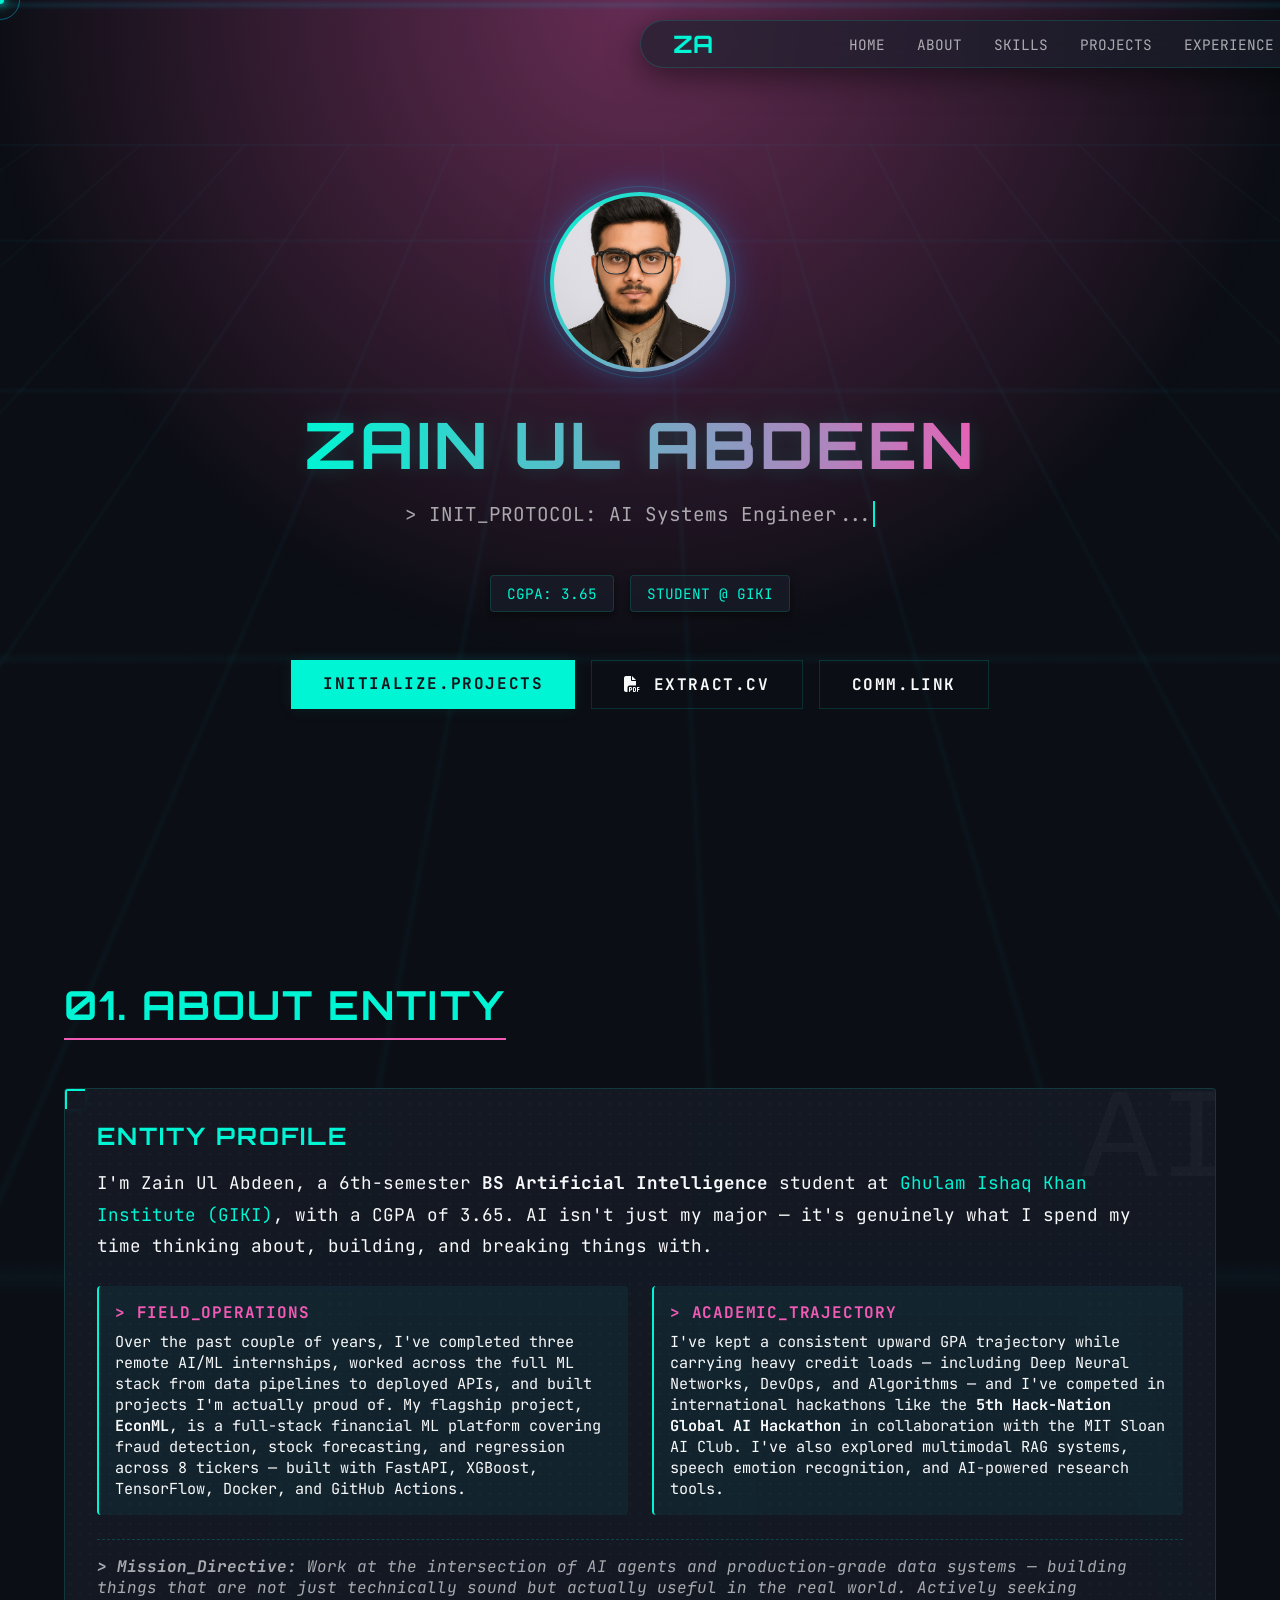
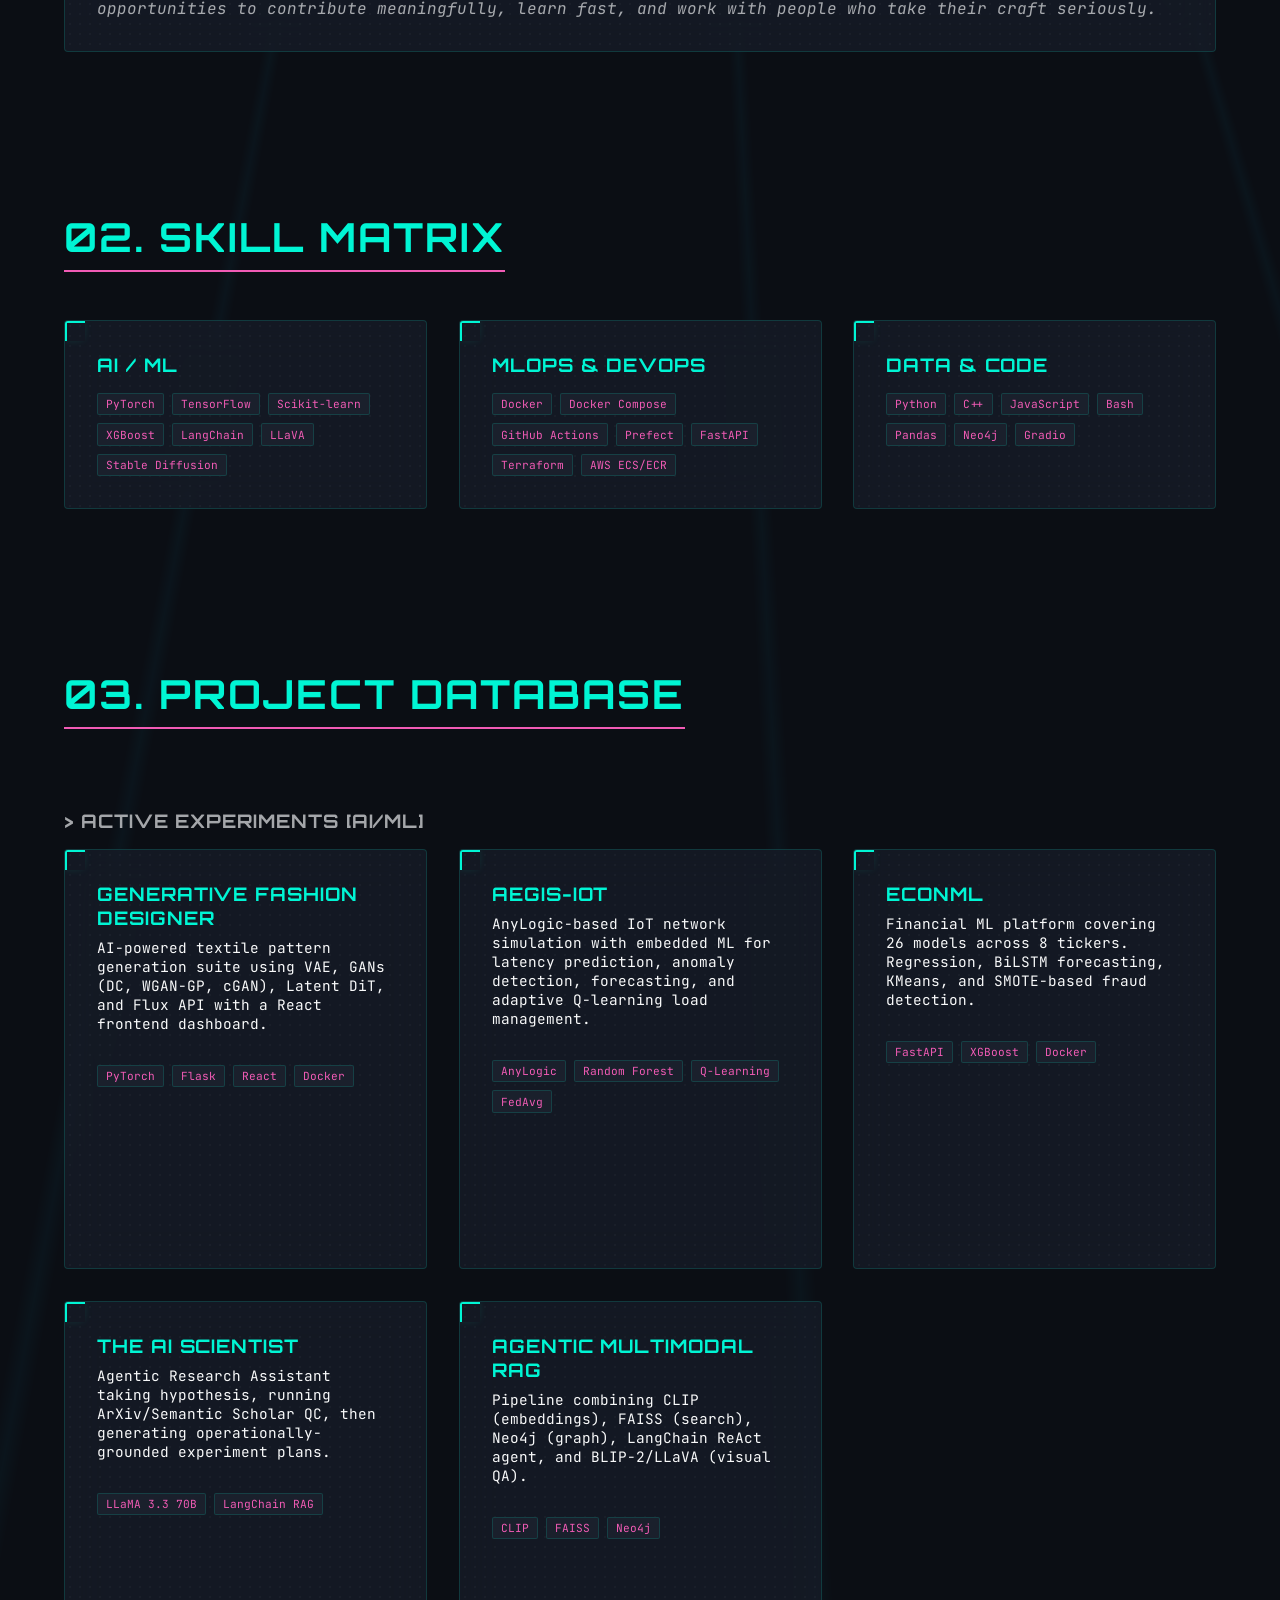
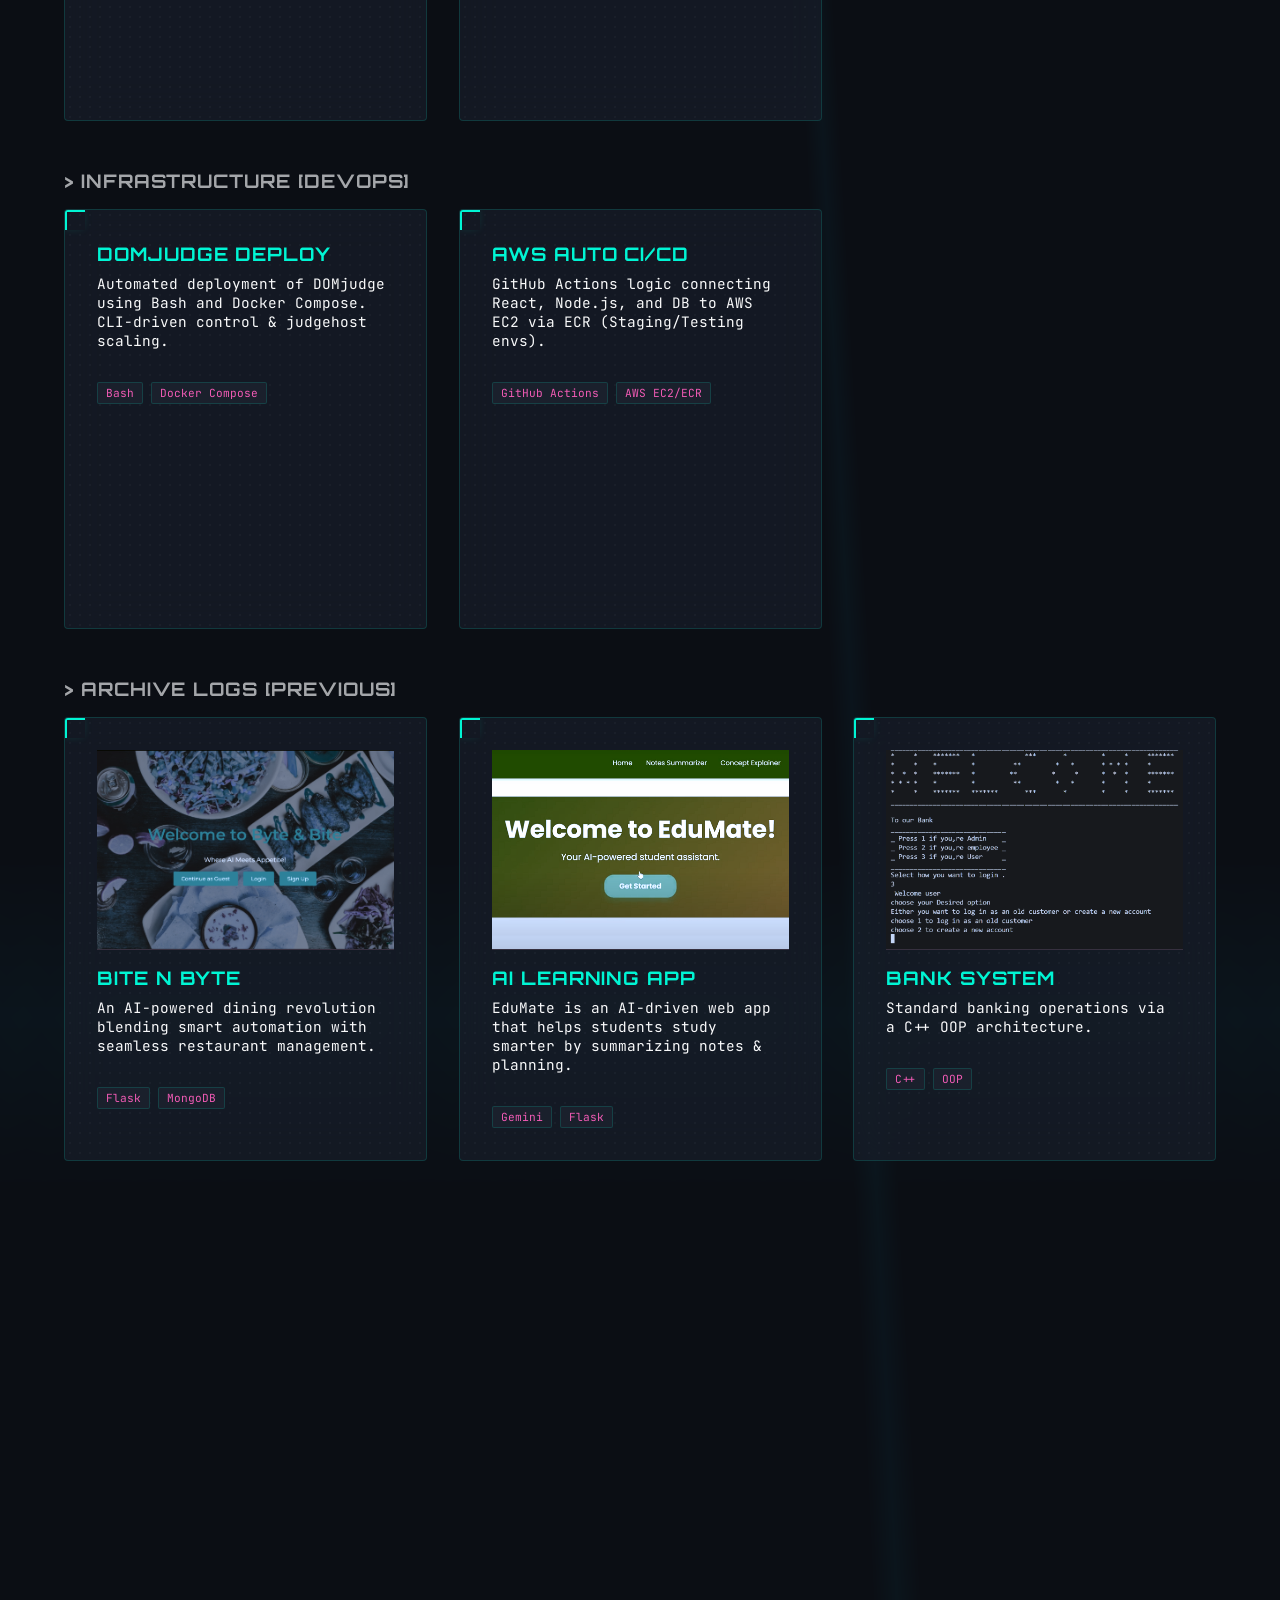
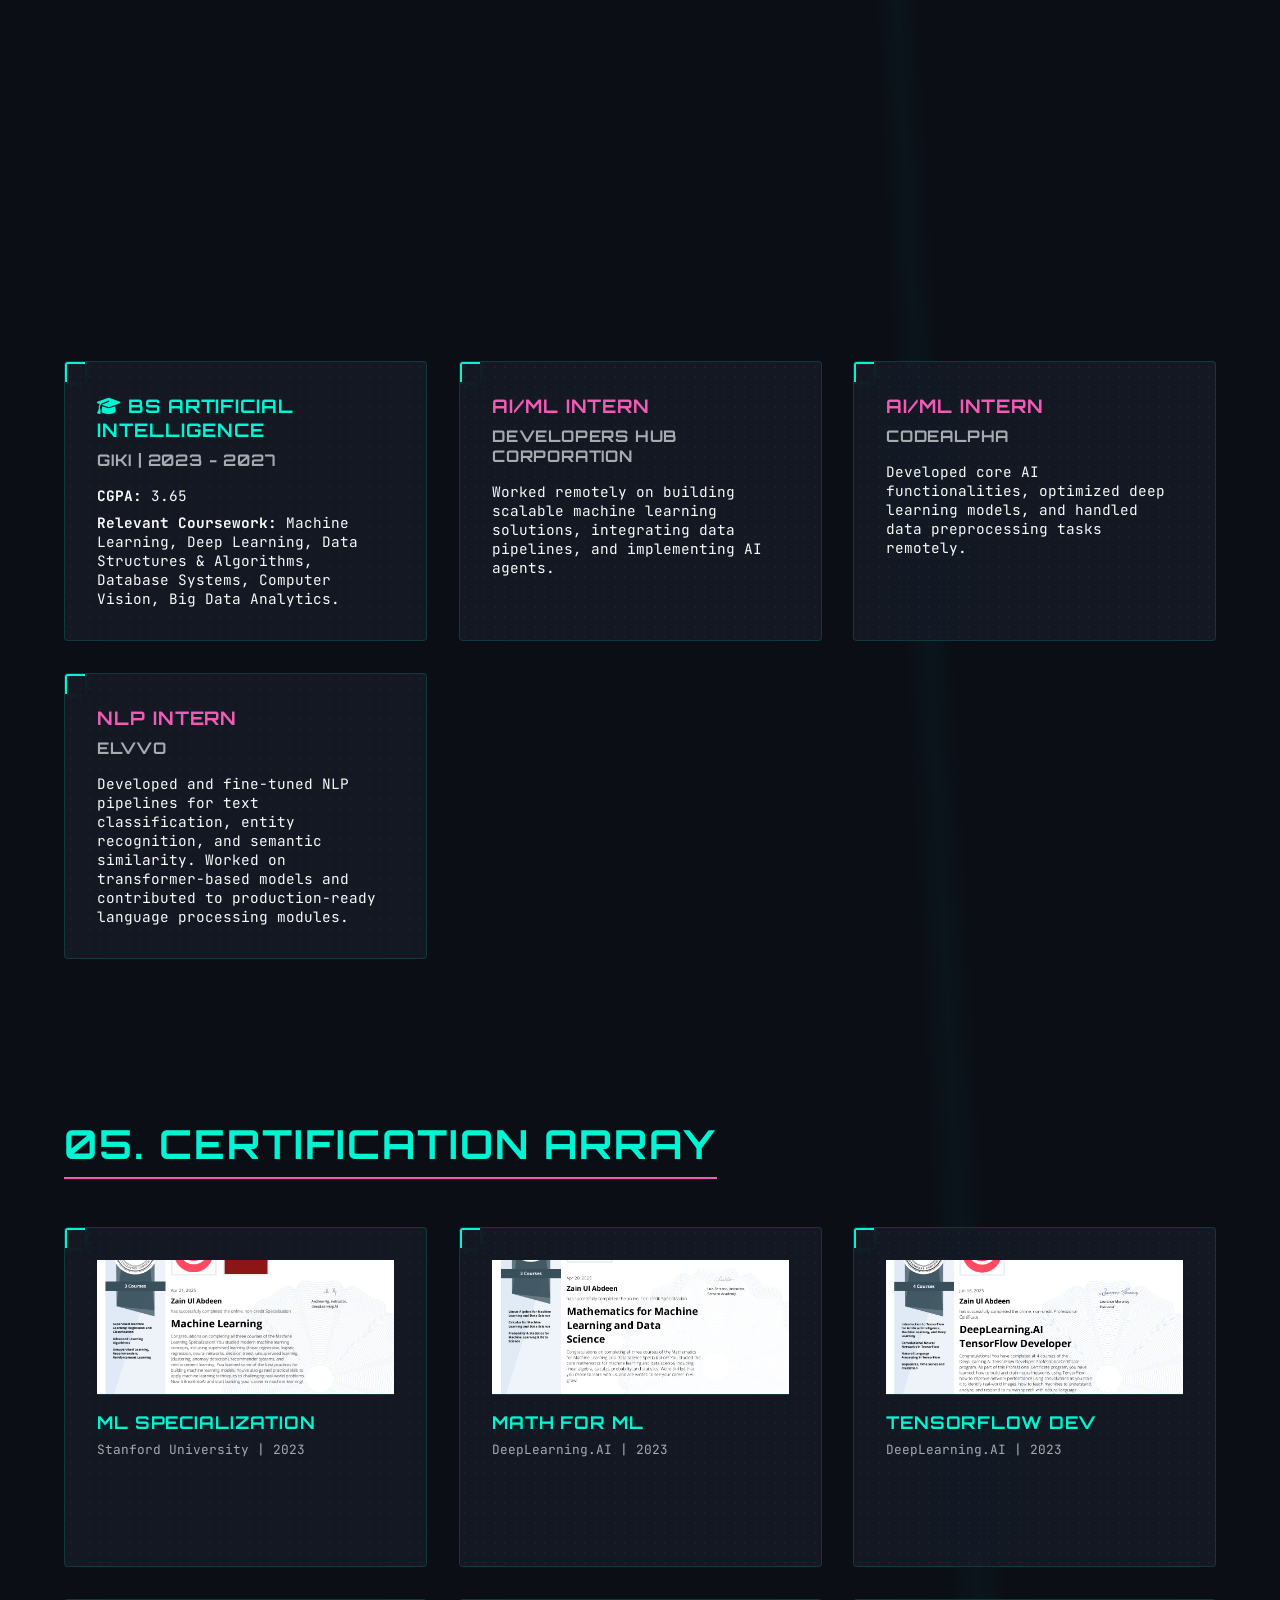
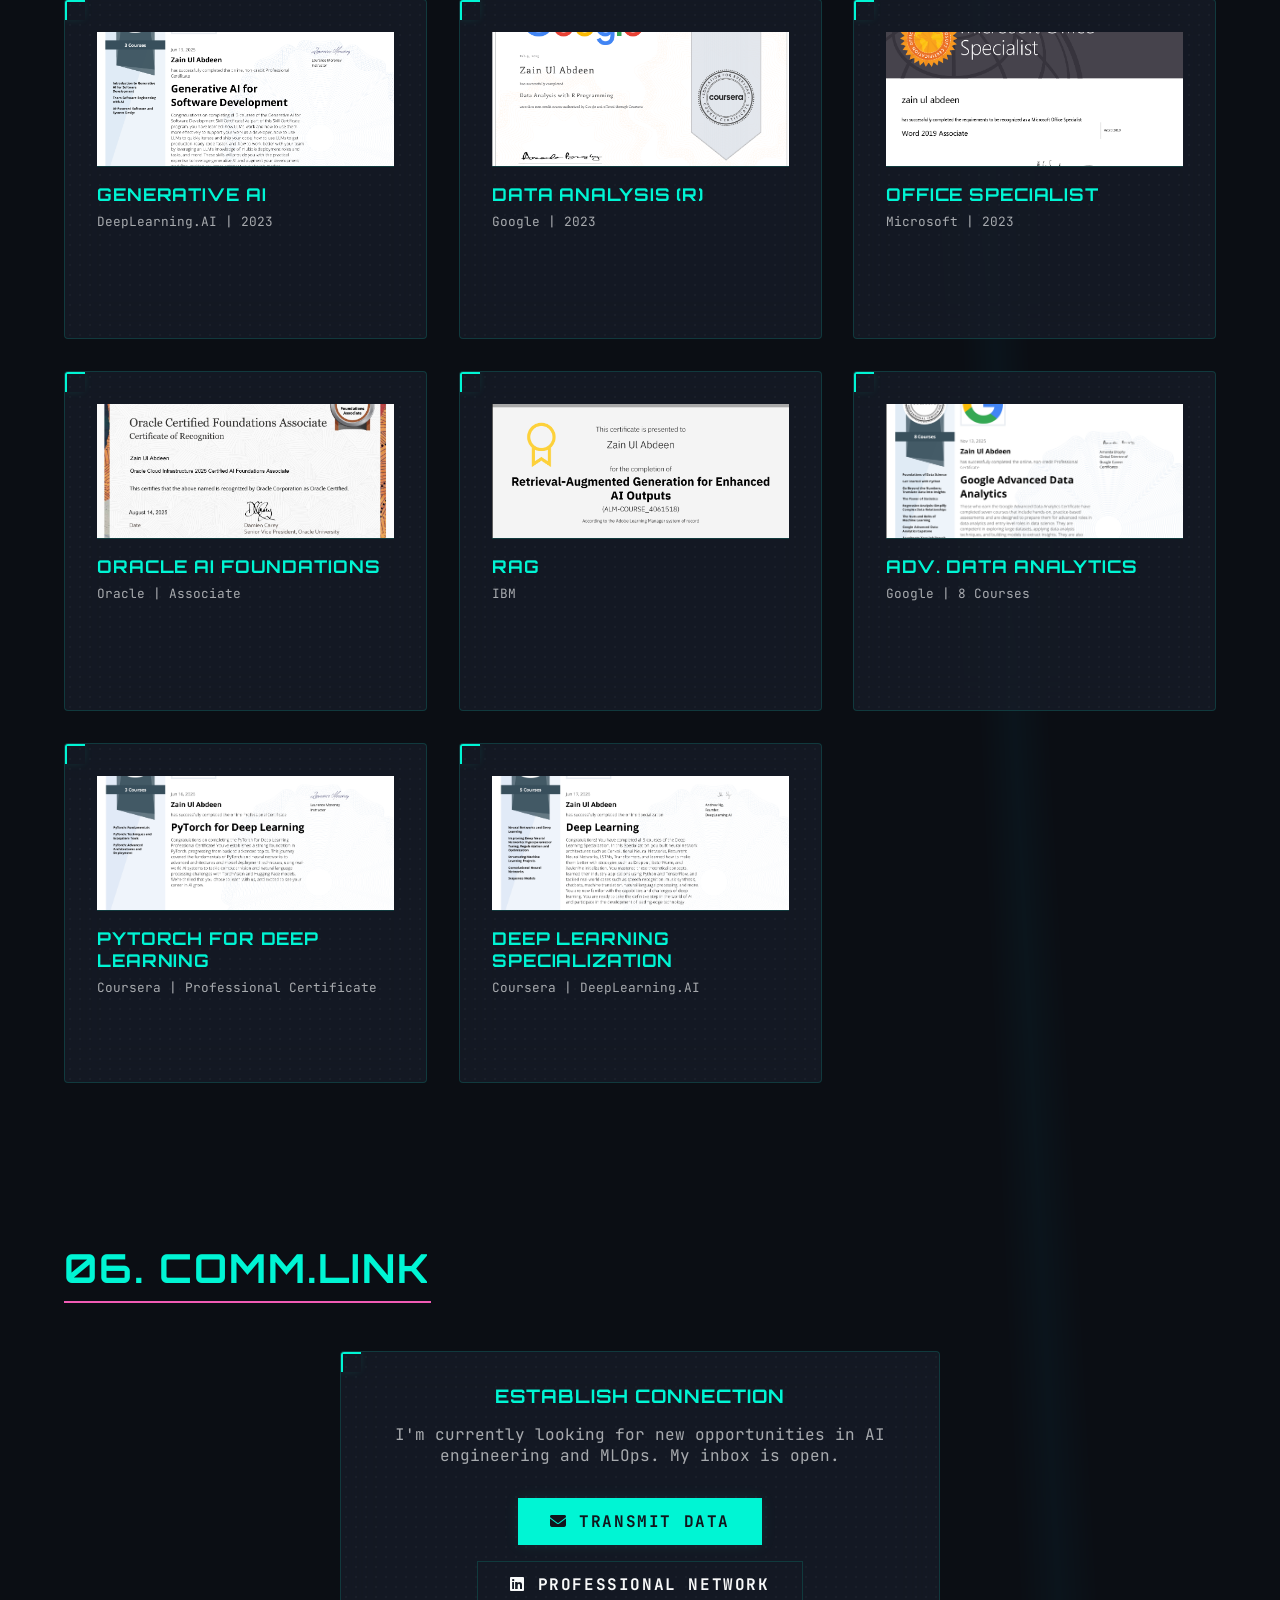
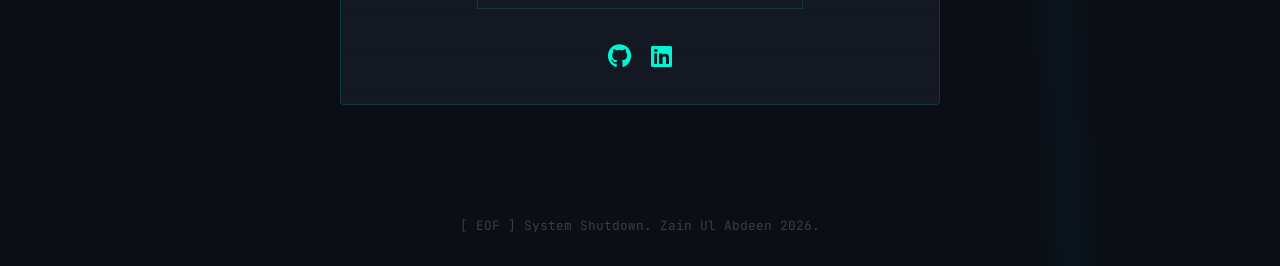
<file: index.html>
<!DOCTYPE html>
<html lang="en">
<head>
    <meta charset="UTF-8">
    <meta name="viewport" content="width=device-width, initial-scale=1.0">
    <title>Zain Ul Abdeen | Sci-Fi Portfolio</title>
    <link rel="stylesheet" href="styles.css">
    <link rel="stylesheet" href="https://cdnjs.cloudflare.com/ajax/libs/font-awesome/6.4.0/css/all.min.css">
</head>
<body>
    <!-- Custom Cursor -->
    <div id="custom-cursor"></div>
    <div id="custom-cursor-trail"></div>

    <!-- Background System -->
    <div class="bg-layer bg-layer-1"></div>
    <div class="bg-layer bg-layer-2"></div>
    <div class="bg-layer bg-layer-3"></div>
    <div class="bg-layer bg-layer-4" id="particles-container">
        <!-- Add standard CSS particles via JS or static inline (doing a few statically here) -->
        <div class="particle" style="left: 10%; animation-duration: 15s;"></div>
        <div class="particle" style="left: 20%; animation-duration: 22s; animation-delay: 2s"></div>
        <div class="particle" style="left: 35%; animation-duration: 18s; animation-delay: 5s"></div>
        <div class="particle" style="left: 50%; animation-duration: 25s; animation-delay: 1s"></div>
        <div class="particle" style="left: 65%; animation-duration: 19s; animation-delay: 8s"></div>
        <div class="particle" style="left: 80%; animation-duration: 21s; animation-delay: 3s"></div>
        <div class="particle" style="left: 90%; animation-duration: 16s; animation-delay: 6s"></div>
    </div>
    <div class="bg-layer bg-layer-5"></div>

    <!-- Floating Navbar -->
    <nav class="navbar-pill anim-fade-up">
        <div class="logo">ZA</div>
        <ul class="nav-menu">
            <li><a href="#home" class="nav-link">Home</a></li>
            <li><a href="#about" class="nav-link">About</a></li>
            <li><a href="#skills" class="nav-link">Skills</a></li>
            <li><a href="#projects" class="nav-link">Projects</a></li>
            <li><a href="#experience" class="nav-link">Experience</a></li>
            <li><a href="#certs" class="nav-link">Certs</a></li>
        </ul>
        <div class="status-indicator">
            <span class="status-dot"></span> System Online
        </div>
    </nav>

    <!-- Hero Section -->
    <section id="home" class="hero">
        <div class="hero-content anim-fade-up">
            <div class="hero-avatar">
                <img src="img.png" alt="Zain Ul Abdeen" class="avatar-img">
            </div>
            <h1 class="glitch-text">Zain Ul Abdeen</h1>
            <div class="typewriter-text">> INIT_PROTOCOL: AI Systems Engineer...</div>
            <div class="hero-stats">
                <div class="stat-chip">CGPA: 3.65</div>
                <div class="stat-chip">STUDENT @ GIKI</div>
            </div>
            <div style="margin-top: 3rem; display: flex; justify-content: center; gap: 1rem; flex-wrap: wrap;">
                <a href="#projects" class="btn btn-primary">Initialize.Projects</a>
                <a href="https://drive.google.com/file/d/1BNjb062EXav-ZzBZ6cNZ3BRQZNdEr39V/view?usp=sharing" target="_blank" class="btn btn-secondary" title="View CV in Google Drive"><i class="fas fa-file-pdf"></i> Extract.CV</a>
                <a href="#contact" class="btn btn-secondary">Comm.Link</a>
            </div>
        </div>
    </section>

    <!-- About Section -->
    <section id="about" class="section">
        <h2 class="section-title anim-fade-up">01. About Entity</h2>
        <div class="glass-panel anim-fade-up" style="position: relative; overflow: hidden;">
            <div class="bracket-accent"></div>
            <!-- Decorative background elements -->
            <div style="position: absolute; top: -20px; right: -20px; font-size: 8rem; opacity: 0.03; font-family: monospace; user-select: none;">AI</div>
            
            <h3 style="color: var(--primary); font-size: 1.5rem; margin-bottom: 1rem; text-transform: uppercase; letter-spacing: 2px;">Entity Profile</h3>
            
            <p style="margin-bottom: 1.5rem; font-size: 1.1rem; line-height: 1.8; color: var(--text-main);">
                I'm Zain Ul Abdeen, a 6th-semester <strong>BS Artificial Intelligence</strong> student at <span style="color: var(--primary);">Ghulam Ishaq Khan Institute (GIKI)</span>, with a CGPA of 3.65. AI isn't just my major — it's genuinely what I spend my time thinking about, building, and breaking things with.
            </p>
            
            <div style="display: grid; grid-template-columns: repeat(auto-fit, minmax(250px, 1fr)); gap: 1.5rem; margin-bottom: 1.5rem;">
                <div style="background: rgba(0, 240, 255, 0.05); padding: 1rem; border-left: 2px solid var(--primary); border-radius: 4px;">
                    <h4 style="color: var(--accent); margin-bottom: 0.5rem; font-family: 'JetBrains Mono', monospace;">> Field_Operations</h4>
                    <p style="font-size: 0.95rem; margin: 0;">Over the past couple of years, I've completed three remote AI/ML internships, worked across the full ML stack from data pipelines to deployed APIs, and built projects I'm actually proud of. My flagship project, <strong>EconML</strong>, is a full-stack financial ML platform covering fraud detection, stock forecasting, and regression across 8 tickers — built with FastAPI, XGBoost, TensorFlow, Docker, and GitHub Actions.</p>
                </div>
                <div style="background: rgba(0, 240, 255, 0.05); padding: 1rem; border-left: 2px solid var(--primary); border-radius: 4px;">
                    <h4 style="color: var(--accent); margin-bottom: 0.5rem; font-family: 'JetBrains Mono', monospace;">> Academic_Trajectory</h4>
                    <p style="font-size: 0.95rem; margin: 0;">I've kept a consistent upward GPA trajectory while carrying heavy credit loads — including Deep Neural Networks, DevOps, and Algorithms — and I've competed in international hackathons like the <strong>5th Hack-Nation Global AI Hackathon</strong> in collaboration with the MIT Sloan AI Club. I've also explored multimodal RAG systems, speech emotion recognition, and AI-powered research tools.</p>
                </div>
            </div>
            
            <p style="font-size: 1rem; color: var(--text-secondary); border-top: 1px dashed rgba(0, 240, 255, 0.2); padding-top: 1rem;">
                <em><strong>> Mission_Directive:</strong> Work at the intersection of AI agents and production-grade data systems — building things that are not just technically sound but actually useful in the real world. Actively seeking opportunities to contribute meaningfully, learn fast, and work with people who take their craft seriously.</em>
            </p>
        </div>
    </section>

    <!-- Skills Section -->
    <section id="skills" class="section">
        <h2 class="section-title anim-fade-up">02. Skill Matrix</h2>
        <div class="grid">
            <div class="glass-panel anim-fade-up">
                <div class="bracket-accent"></div>
                <h3 style="color: var(--primary); margin-bottom: 1rem;">AI / ML</h3>
                <div class="project-tech">
                    <span class="tech-tag">PyTorch</span>
                    <span class="tech-tag">TensorFlow</span>
                    <span class="tech-tag">Scikit-learn</span>
                    <span class="tech-tag">XGBoost</span>
                    <span class="tech-tag">LangChain</span>
                    <span class="tech-tag">LLaVA</span>
                    <span class="tech-tag">Stable Diffusion</span>
                </div>
            </div>
            <div class="glass-panel anim-fade-up" style="animation-delay: 200ms;">
                <div class="bracket-accent"></div>
                <h3 style="color: var(--primary); margin-bottom: 1rem;">MLOps & DevOps</h3>
                <div class="project-tech">
                    <span class="tech-tag">Docker</span>
                    <span class="tech-tag">Docker Compose</span>
                    <span class="tech-tag">GitHub Actions</span>
                    <span class="tech-tag">Prefect</span>
                    <span class="tech-tag">FastAPI</span>
                    <span class="tech-tag">Terraform</span>
                    <span class="tech-tag">AWS ECS/ECR</span>
                </div>
            </div>
            <div class="glass-panel anim-fade-up" style="animation-delay: 400ms;">
                <div class="bracket-accent"></div>
                <h3 style="color: var(--primary); margin-bottom: 1rem;">Data & Code</h3>
                <div class="project-tech">
                    <span class="tech-tag">Python</span>
                    <span class="tech-tag">C++</span>
                    <span class="tech-tag">JavaScript</span>
                    <span class="tech-tag">Bash</span>
                    <span class="tech-tag">Pandas</span>
                    <span class="tech-tag">Neo4j</span>
                    <span class="tech-tag">Gradio</span>
                </div>
            </div>
        </div>
    </section>

    <!-- Projects Section -->
    <section id="projects" class="section">
        <h2 class="section-title anim-fade-up">03. Project Database</h2>
        
        <h3 style="margin: 2rem 0 1rem; color: var(--text-secondary);">> ACTIVE EXPERIMENTS [AI/ML]</h3>
        <div class="grid">
            <div class="glass-panel project-card anim-fade-up">
                <div class="bracket-accent"></div>
                <h3 style="color:var(--primary);margin-bottom:0.5rem">Generative Fashion Designer</h3>
                <p style="font-size:0.9rem;margin-bottom:1rem">AI-powered textile pattern generation suite using VAE, GANs (DC, WGAN-GP, cGAN), Latent DiT, and Flux API with a React frontend dashboard.</p>
                <div class="project-tech">
                    <span class="tech-tag">PyTorch</span><span class="tech-tag">Flask</span><span class="tech-tag">React</span><span class="tech-tag">Docker</span>
                </div>
                <div class="project-hover-details">
                    <h4>Generative Fashion Designer</h4>
                    <p>A specialized generative suite for fashion designers featuring 6 locally-trained models and Flux API integration. Includes a complete data pipeline (DTD, 5,640 images, 47 classes), quantitative evaluation (FID, IS, SSIM), containerized REST API, and CI/CD via GitHub Actions.</p>
                    <div class="hover-meta">
                        <span class="hover-tag">VAE</span><span class="hover-tag">DCGAN</span><span class="hover-tag">WGAN-GP</span><span class="hover-tag">cGAN</span><span class="hover-tag">Latent DiT</span><span class="hover-tag">Flux API</span><span class="hover-tag">TensorBoard</span><span class="hover-tag">MLOps</span>
                    </div>
                    <div style="margin-top: 1rem; text-align: center;">
                        <a href="https://github.com/Zain-ul-abdeen-773?tab=repositories" target="_blank" class="btn btn-secondary" style="padding: 0.4rem 1rem; font-size: 0.7rem;"><i class="fab fa-github"></i> View Source Repository</a>
                    </div>
                </div>
            </div>
            <div class="glass-panel project-card anim-fade-up">
                <div class="bracket-accent"></div>
                <h3 style="color:var(--primary);margin-bottom:0.5rem">Aegis-IoT</h3>
                <p style="font-size:0.9rem;margin-bottom:1rem">AnyLogic-based IoT network simulation with embedded ML for latency prediction, anomaly detection, forecasting, and adaptive Q-learning load management.</p>
                <div class="project-tech">
                    <span class="tech-tag">AnyLogic</span><span class="tech-tag">Random Forest</span><span class="tech-tag">Q-Learning</span><span class="tech-tag">FedAvg</span>
                </div>
                <div class="project-hover-details">
                    <h4>Aegis-IoT Intelligence Platform</h4>
                    <p>A 5-layer IoT simulation platform: MQTT-style packet flows, transpiled Java ML models (Random Forest, One-Class SVM, BiLSTM) for inline inference, tabular Q-learning for adaptive congestion control, FedAvg federated learning across 3 edge nodes, and a dual-surface NOC + React web dashboard. Uses RT-IoT2022 dataset (4,132 flows) with GAN-style DDoS stress injection.</p>
                    <div class="hover-meta">
                        <span class="hover-tag">AnyLogic</span><span class="hover-tag">Random Forest</span><span class="hover-tag">One-Class SVM</span><span class="hover-tag">BiLSTM</span><span class="hover-tag">Q-Learning</span><span class="hover-tag">FedAvg</span><span class="hover-tag">m2cgen</span><span class="hover-tag">React</span>
                    </div>
                    <div style="margin-top: 1rem; text-align: center;">
                        <a href="https://github.com/Zain-ul-abdeen-773/IOT-Simulation-Networking-Project" target="_blank" class="btn btn-secondary" style="padding: 0.4rem 1rem; font-size: 0.7rem;"><i class="fab fa-github"></i> View Source Repository</a>
                    </div>
                </div>
            </div>
            <div class="glass-panel project-card anim-fade-up">
                <div class="bracket-accent"></div>
                <h3 style="color:var(--primary);margin-bottom:0.5rem">EconML</h3>
                <p style="font-size:0.9rem;margin-bottom:1rem">Financial ML platform covering 26 models across 8 tickers. Regression, BiLSTM forecasting, KMeans, and SMOTE-based fraud detection.</p>
                <div class="project-tech">
                    <span class="tech-tag">FastAPI</span><span class="tech-tag">XGBoost</span><span class="tech-tag">Docker</span>
                </div>
                <div class="project-hover-details">
                    <h4>EconML Platform</h4>
                    <p>End-to-end financial machine learning platform with 26 trained models across 8 stock tickers. Covers regression analysis, BiLSTM time-series forecasting, KMeans clustering, and SMOTE-based credit card fraud detection with containerized deployment.</p>
                    <div class="hover-meta">
                        <span class="hover-tag">FastAPI</span><span class="hover-tag">XGBoost</span><span class="hover-tag">BiLSTM</span><span class="hover-tag">Docker</span><span class="hover-tag">KMeans</span><span class="hover-tag">SMOTE</span>
                    </div>
                    <div style="margin-top: 1rem; text-align: center;">
                        <a href="https://github.com/Zain-ul-abdeen-773/EconML-Financial-Intelligence-Platform" target="_blank" class="btn btn-secondary" style="padding: 0.4rem 1rem; font-size: 0.7rem;"><i class="fab fa-github"></i> View Source Repository</a>
                    </div>
                </div>
            </div>
            <div class="glass-panel project-card anim-fade-up">
                <div class="bracket-accent"></div>
                <h3 style="color:var(--primary);margin-bottom:0.5rem">The AI Scientist</h3>
                <p style="font-size:0.9rem;margin-bottom:1rem">Agentic Research Assistant taking hypothesis, running ArXiv/Semantic Scholar QC, then generating operationally-grounded experiment plans.</p>
                <div class="project-tech">
                    <span class="tech-tag">LLaMA 3.3 70B</span><span class="tech-tag">LangChain RAG</span>
                </div>
                <div class="project-hover-details">
                    <h4>The AI Scientist</h4>
                    <p>An agentic research assistant that accepts a hypothesis, runs quality-controlled searches via ArXiv and Semantic Scholar APIs, performs literature synthesis, and generates operationally-grounded experiment plans with full citation support.</p>
                    <div class="hover-meta">
                        <span class="hover-tag">LLaMA 3.3 70B</span><span class="hover-tag">LangChain</span><span class="hover-tag">RAG</span><span class="hover-tag">ArXiv API</span><span class="hover-tag">Agents</span>
                    </div>
                    <div style="margin-top: 1rem; text-align: center;">
                        <a href="https://github.com/Zain-ul-abdeen-773/AI-Scientist" target="_blank" class="btn btn-secondary" style="padding: 0.4rem 1rem; font-size: 0.7rem;"><i class="fab fa-github"></i> View Source Repository</a>
                    </div>
                </div>
            </div>
            <div class="glass-panel project-card anim-fade-up">
                <div class="bracket-accent"></div>
                <h3 style="color:var(--primary);margin-bottom:0.5rem">Agentic Multimodal RAG</h3>
                <p style="font-size:0.9rem;margin-bottom:1rem">Pipeline combining CLIP (embeddings), FAISS (search), Neo4j (graph), LangChain ReAct agent, and BLIP-2/LLaVA (visual QA).</p>
                <div class="project-tech">
                    <span class="tech-tag">CLIP</span><span class="tech-tag">FAISS</span><span class="tech-tag">Neo4j</span>
                </div>
                <div class="project-hover-details">
                    <h4>Agentic Multimodal RAG</h4>
                    <p>A multimodal retrieval-augmented generation pipeline combining CLIP embeddings, FAISS vector search, Neo4j knowledge graphs, LangChain ReAct agents, and BLIP-2/LLaVA for visual question answering over complex document collections.</p>
                    <div class="hover-meta">
                        <span class="hover-tag">CLIP</span><span class="hover-tag">FAISS</span><span class="hover-tag">Neo4j</span><span class="hover-tag">LangChain</span><span class="hover-tag">BLIP-2</span><span class="hover-tag">LLaVA</span>
                    </div>
                    <div style="margin-top: 1rem; text-align: center;">
                        <a href="https://github.com/Zain-ul-abdeen-773/Agentic-Multimodal-RAG-System" target="_blank" class="btn btn-secondary" style="padding: 0.4rem 1rem; font-size: 0.7rem;"><i class="fab fa-github"></i> View Source Repository</a>
                    </div>
                </div>
            </div>
        </div>

        <h3 style="margin: 3rem 0 1rem; color: var(--text-secondary);">> INFRASTRUCTURE [DEVOPS]</h3>
        <div class="grid" style="grid-template-columns: repeat(3, 1fr);">
            <div class="glass-panel project-card anim-fade-up">
                <div class="bracket-accent"></div>
                <h3 style="color:var(--primary);margin-bottom:0.5rem">DOMjudge Deploy</h3>
                <p style="font-size:0.9rem;margin-bottom:1rem">Automated deployment of DOMjudge using Bash and Docker Compose. CLI-driven control & judgehost scaling.</p>
                <div class="project-tech"><span class="tech-tag">Bash</span><span class="tech-tag">Docker Compose</span></div>
                <div class="project-hover-details">
                    <h4>DOMjudge Deploy</h4>
                    <p>A fully automated deployment solution for the DOMjudge competitive programming judge system. Features CLI-driven control, dynamic judgehost scaling, and one-command setup with Docker Compose orchestration.</p>
                    <div class="hover-meta">
                        <span class="hover-tag">Bash</span><span class="hover-tag">Docker Compose</span><span class="hover-tag">CLI</span><span class="hover-tag">Automation</span>
                    </div>
                    <div style="margin-top: 1rem; text-align: center;">
                        <a href="https://github.com/Zain-ul-abdeen-773?tab=repositories" target="_blank" class="btn btn-secondary" style="padding: 0.4rem 1rem; font-size: 0.7rem;"><i class="fab fa-github"></i> View Source Repository</a>
                    </div>
                </div>
            </div>
            <div class="glass-panel project-card anim-fade-up">
                <div class="bracket-accent"></div>
                <h3 style="color:var(--primary);margin-bottom:0.5rem">AWS Auto CI/CD</h3>
                <p style="font-size:0.9rem;margin-bottom:1rem">GitHub Actions logic connecting React, Node.js, and DB to AWS EC2 via ECR (Staging/Testing envs).</p>
                <div class="project-tech"><span class="tech-tag">GitHub Actions</span><span class="tech-tag">AWS EC2/ECR</span></div>
                <div class="project-hover-details">
                    <h4>AWS Auto CI/CD</h4>
                    <p>End-to-end CI/CD pipeline using GitHub Actions to build, test, and deploy a full-stack app (React + Node.js + DB) to AWS EC2 via ECR. Supports isolated staging and testing environments with automated rollback.</p>
                    <div class="hover-meta">
                        <span class="hover-tag">GitHub Actions</span><span class="hover-tag">AWS EC2</span><span class="hover-tag">ECR</span><span class="hover-tag">Terraform</span>
                    </div>
                    <div style="margin-top: 1rem; text-align: center;">
                        <a href="https://github.com/Zain-ul-abdeen-773?tab=repositories" target="_blank" class="btn btn-secondary" style="padding: 0.4rem 1rem; font-size: 0.7rem;"><i class="fab fa-github"></i> View Source Repository</a>
                    </div>
                </div>
            </div>
        </div>

        <h3 style="margin: 3rem 0 1rem; color: var(--text-secondary);">> ARCHIVE LOGS [PREVIOUS]</h3>
        <div class="grid">
            <div class="glass-panel project-card anim-fade-up">
                <div class="bracket-accent"></div>
                <img src="Screenshot 2025-07-14 180427.png" alt="Bite n Byte" class="project-img">
                <h3 style="color:var(--primary);margin-bottom:0.5rem">Bite n Byte</h3>
                <p style="font-size:0.9rem;margin-bottom:1rem">An AI-powered dining revolution blending smart automation with seamless restaurant management.</p>
                <div class="project-tech"><span class="tech-tag">Flask</span><span class="tech-tag">MongoDB</span></div>
                <div class="project-hover-details">
                    <h4>Bite n Byte</h4>
                    <p>An AI-powered smart restaurant management system featuring automated ordering, real-time kitchen management, intelligent menu recommendations, and seamless payment integration. Built with Flask backend and MongoDB for scalable data persistence.</p>
                    <div class="hover-meta">
                        <span class="hover-tag">Flask</span><span class="hover-tag">MongoDB</span><span class="hover-tag">AI</span><span class="hover-tag">Automation</span>
                    </div>
                    <div style="margin-top: 1rem; text-align: center;">
                        <a href="https://github.com/Zain-ul-abdeen-773/GIKIPanda-Food-Delivery-System" target="_blank" class="btn btn-secondary" style="padding: 0.4rem 1rem; font-size: 0.7rem;"><i class="fab fa-github"></i> View Source Repository</a>
                    </div>
                </div>
            </div>
            <div class="glass-panel project-card anim-fade-up">
                <div class="bracket-accent"></div>
                <img src="Screenshot 2025-07-14 182122.png" alt="Edumate" class="project-img">
                <h3 style="color:var(--primary);margin-bottom:0.5rem">AI Learning App</h3>
                <p style="font-size:0.9rem;margin-bottom:1rem">EduMate is an AI-driven web app that helps students study smarter by summarizing notes & planning.</p>
                <div class="project-tech"><span class="tech-tag">Gemini</span><span class="tech-tag">Flask</span></div>
                <div class="project-hover-details">
                    <h4>EduMate - AI Learning App</h4>
                    <p>An AI-driven educational web application powered by Google Gemini. Helps students study smarter through automated note summarization, intelligent study planning, flashcard generation, and personalized learning paths.</p>
                    <div class="hover-meta">
                        <span class="hover-tag">Gemini API</span><span class="hover-tag">Flask</span><span class="hover-tag">NLP</span><span class="hover-tag">Education</span>
                    </div>
                    <div style="margin-top: 1rem; text-align: center;">
                        <a href="https://github.com/Zain-ul-abdeen-773?tab=repositories" target="_blank" class="btn btn-secondary" style="padding: 0.4rem 1rem; font-size: 0.7rem;"><i class="fab fa-github"></i> View Source Repository</a>
                    </div>
                </div>
            </div>
            <div class="glass-panel project-card anim-fade-up">
                <div class="bracket-accent"></div>
                <img src="Screenshot 2025-07-14 185025.png" alt="Bank" class="project-img">
                <h3 style="color:var(--primary);margin-bottom:0.5rem">Bank System</h3>
                <p style="font-size:0.9rem;margin-bottom:1rem">Standard banking operations via a C++ OOP architecture.</p>
                <div class="project-tech"><span class="tech-tag">C++</span><span class="tech-tag">OOP</span></div>
                <div class="project-hover-details">
                    <h4>Bank Management System</h4>
                    <p>A comprehensive banking system implementing core operations — account creation, deposits, withdrawals, transfers, and statement generation — using clean C++ OOP architecture with inheritance, polymorphism, and file-based persistence.</p>
                    <div class="hover-meta">
                        <span class="hover-tag">C++</span><span class="hover-tag">OOP</span><span class="hover-tag">File I/O</span><span class="hover-tag">Data Structures</span>
                    </div>
                    <div style="margin-top: 1rem; text-align: center;">
                        <a href="https://github.com/Zain-ul-abdeen-773?tab=repositories" target="_blank" class="btn btn-secondary" style="padding: 0.4rem 1rem; font-size: 0.7rem;"><i class="fab fa-github"></i> View Source Repository</a>
                    </div>
                </div>
            </div>
            <div class="glass-panel project-card anim-fade-up">
                <div class="bracket-accent"></div>
                <img src="Screenshot 2025-07-15 032406.png" alt="Race" class="project-img">
                <h3 style="color:var(--primary);margin-bottom:0.5rem">DSA Race Car</h3>
                <p style="font-size:0.9rem;margin-bottom:1rem">C++ console-based 2D race car game with lane logic and custom algorithms.</p>
                <div class="project-tech"><span class="tech-tag">C++</span><span class="tech-tag">DSA</span></div>
                <div class="project-hover-details">
                    <h4>DSA Race Car Game</h4>
                    <p>A console-based 2D racing game built in C++ featuring real-time lane-switching mechanics, obstacle avoidance algorithms, dynamic difficulty scaling, and score tracking — all implemented using custom data structures and algorithms.</p>
                    <div class="hover-meta">
                        <span class="hover-tag">C++</span><span class="hover-tag">DSA</span><span class="hover-tag">Game Logic</span><span class="hover-tag">Console UI</span>
                    </div>
                    <div style="margin-top: 1rem; text-align: center;">
                        <a href="https://github.com/Zain-ul-abdeen-773/Race-Car-Game" target="_blank" class="btn btn-secondary" style="padding: 0.4rem 1rem; font-size: 0.7rem;"><i class="fab fa-github"></i> View Source Repository</a>
                    </div>
                </div>
            </div>
            <div class="glass-panel project-card anim-fade-up">
                <div class="bracket-accent"></div>
                <img src="Screenshot 2025-07-15 033130.png" alt="Recognition" class="project-img">
                <h3 style="color:var(--primary);margin-bottom:0.5rem">Character Recognition</h3>
                <p style="font-size:0.9rem;margin-bottom:1rem">Flask-based deep learning web app that recognizes handwritten characters (CNN via EMNIST).</p>
                <div class="project-tech"><span class="tech-tag">TensorFlow</span><span class="tech-tag">CNN</span></div>
                <div class="project-hover-details">
                    <h4>Handwritten Character Recognition</h4>
                    <p>A deep learning web application using a Convolutional Neural Network trained on the EMNIST dataset. Users draw characters on a canvas and get real-time predictions. Deployed as a Flask web app with interactive frontend.</p>
                    <div class="hover-meta">
                        <span class="hover-tag">TensorFlow</span><span class="hover-tag">CNN</span><span class="hover-tag">EMNIST</span><span class="hover-tag">Flask</span>
                    </div>
                    <div style="margin-top: 1rem; text-align: center;">
                        <a href="https://github.com/Zain-ul-abdeen-773/CodeAlpha_HandwrittenCharacterRecognition" target="_blank" class="btn btn-secondary" style="padding: 0.4rem 1rem; font-size: 0.7rem;"><i class="fab fa-github"></i> View Source Repository</a>
                    </div>
                </div>
            </div>
        </div>
    </section>

    <!-- Experience Section -->
    <section id="experience" class="section">
        <h2 class="section-title anim-fade-up">04. Neural Training [Experience & Education]</h2>
        <div class="grid">
            <div class="glass-panel anim-fade-up">
                <div class="bracket-accent"></div>
                <h3 style="color:var(--primary);margin-bottom:0.5rem"><i class="fas fa-graduation-cap"></i> BS Artificial Intelligence</h3>
                <h4 style="margin-bottom:1rem;color:var(--text-secondary)">GIKI | 2023 - 2027</h4>
                <p style="font-size:0.9rem;"><strong>CGPA:</strong> 3.65</p>
                <p style="font-size:0.9rem; margin-top: 0.5rem;"><strong>Relevant Coursework:</strong> Machine Learning, Deep Learning, Data Structures & Algorithms, Database Systems, Computer Vision, Big Data Analytics.</p>
            </div>
            <div class="glass-panel anim-fade-up">
                <div class="bracket-accent"></div>
                <h3 style="color:var(--accent);margin-bottom:0.5rem">AI/ML Intern</h3>
                <h4 style="margin-bottom:1rem;color:var(--text-secondary)">Developers Hub Corporation</h4>
                <p style="font-size:0.9rem;">Worked remotely on building scalable machine learning solutions, integrating data pipelines, and implementing AI agents.</p>
            </div>
            <div class="glass-panel anim-fade-up">
                <div class="bracket-accent"></div>
                <h3 style="color:var(--accent);margin-bottom:0.5rem">AI/ML Intern</h3>
                <h4 style="margin-bottom:1rem;color:var(--text-secondary)">CodeAlpha</h4>
                <p style="font-size:0.9rem;">Developed core AI functionalities, optimized deep learning models, and handled data preprocessing tasks remotely.</p>
            </div>
            <div class="glass-panel anim-fade-up">
                <div class="bracket-accent"></div>
                <h3 style="color:var(--accent);margin-bottom:0.5rem">NLP Intern</h3>
                <h4 style="margin-bottom:1rem;color:var(--text-secondary)">Elvvo</h4>
                <p style="font-size:0.9rem;">Developed and fine-tuned NLP pipelines for text classification, entity recognition, and semantic similarity. Worked on transformer-based models and contributed to production-ready language processing modules.</p>
            </div>
        </div>
    </section>

    <!-- Certifications -->
    <section id="certs" class="section">
        <h2 class="section-title anim-fade-up">05. Certification Array</h2>
        <div class="grid">
            <!-- Cert 1 -->
            <div class="glass-panel project-card cert-card anim-fade-up">
                <div class="bracket-accent"></div>
                <img src="machine learning specialization from stanford university.png" alt="Stanford" style="width:100%;height:135px;object-fit:cover;border-bottom:1px solid var(--border-glow);margin-bottom:1rem;">
                <h3 style="color:var(--primary);font-size:1.1rem;margin-bottom:0.5rem;">ML Specialization</h3>
                <p style="font-size:0.8rem;color:var(--text-secondary)">Stanford University | 2023</p>
                <div class="project-hover-details">
                    <h4>ML Specialization</h4>
                    <p>3-course specialization by Andrew Ng covering supervised learning (linear/logistic regression, neural networks), advanced algorithms (decision trees, ensemble methods), and unsupervised learning (clustering, anomaly detection, recommender systems).</p>
                    <div class="hover-meta">
                        <span class="hover-tag">Regression</span><span class="hover-tag">Neural Networks</span><span class="hover-tag">Decision Trees</span><span class="hover-tag">Clustering</span><span class="hover-tag">Recommender Systems</span>
                    <span class="hover-tag">Data Science</span><span class="hover-tag">AI/ML</span><span class="hover-tag">Python</span>
                    </div>
                </div>
            </div>
            <!-- Cert 2 -->
            <div class="glass-panel project-card cert-card anim-fade-up">
                <div class="bracket-accent"></div>
                <img src="Mathematica for machine learning specialization from deepleaning.ai.png" alt="DeepLearning" style="width:100%;height:135px;object-fit:cover;border-bottom:1px solid var(--border-glow);margin-bottom:1rem;">
                <h3 style="color:var(--primary);font-size:1.1rem;margin-bottom:0.5rem;">Math for ML</h3>
                <p style="font-size:0.8rem;color:var(--text-secondary)">DeepLearning.AI | 2023</p>
                <div class="project-hover-details">
                    <h4>Mathematics for ML</h4>
                    <p>Foundational mathematics for machine learning covering linear algebra (vectors, matrices, eigendecomposition), multivariate calculus (gradients, backpropagation), and probability & statistics (Bayes' theorem, distributions, PCA).</p>
                    <div class="hover-meta">
                        <span class="hover-tag">Linear Algebra</span><span class="hover-tag">Calculus</span><span class="hover-tag">Probability</span><span class="hover-tag">PCA</span><span class="hover-tag">Optimization</span>
                    <span class="hover-tag">Data Science</span><span class="hover-tag">AI/ML</span><span class="hover-tag">Python</span>
                    </div>
                </div>
            </div>
            <!-- Cert 3 -->
            <div class="glass-panel project-card cert-card anim-fade-up">
                <div class="bracket-accent"></div>
                <img src="Tensorflow developer preofessional certificate from deeplearning.AI.png" alt="DeepLearning" style="width:100%;height:135px;object-fit:cover;border-bottom:1px solid var(--border-glow);margin-bottom:1rem;">
                <h3 style="color:var(--primary);font-size:1.1rem;margin-bottom:0.5rem;">TensorFlow Dev</h3>
                <p style="font-size:0.8rem;color:var(--text-secondary)">DeepLearning.AI | 2023</p>
                <div class="project-hover-details">
                    <h4>TensorFlow Developer</h4>
                    <p>Professional certificate covering TensorFlow for building CNNs for computer vision, NLP with RNNs/LSTMs and word embeddings, time-series forecasting, and deploying production-grade deep learning models with TF Serving and TFLite.</p>
                    <div class="hover-meta">
                        <span class="hover-tag">TensorFlow</span><span class="hover-tag">CNNs</span><span class="hover-tag">RNN/LSTM</span><span class="hover-tag">NLP</span><span class="hover-tag">Time Series</span><span class="hover-tag">TFLite</span>
                    <span class="hover-tag">Data Science</span><span class="hover-tag">AI/ML</span><span class="hover-tag">Python</span>
                    </div>
                </div>
            </div>
            <!-- Cert 4 -->
            <div class="glass-panel project-card cert-card anim-fade-up">
                <div class="bracket-accent"></div>
                <img src="Generative AI for software develpoment Professional certificate from deeplearning.ai.png" alt="DeepLearning" style="width:100%;height:135px;object-fit:cover;border-bottom:1px solid var(--border-glow);margin-bottom:1rem;">
                <h3 style="color:var(--primary);font-size:1.1rem;margin-bottom:0.5rem;">Generative AI</h3>
                <p style="font-size:0.8rem;color:var(--text-secondary)">DeepLearning.AI | 2023</p>
                <div class="project-hover-details">
                    <h4>Generative AI for Software Dev</h4>
                    <p>Professional certificate on leveraging LLMs and generative AI for software development — prompt engineering, AI-assisted code generation, debugging workflows, automated testing, and integrating AI copilots into development pipelines.</p>
                    <div class="hover-meta">
                        <span class="hover-tag">LLMs</span><span class="hover-tag">Prompt Engineering</span><span class="hover-tag">Code Generation</span><span class="hover-tag">AI Copilots</span><span class="hover-tag">Automation</span>
                    <span class="hover-tag">Data Science</span><span class="hover-tag">AI/ML</span><span class="hover-tag">Python</span>
                    </div>
                </div>
            </div>
            <!-- Cert 5 -->
            <div class="glass-panel project-card cert-card anim-fade-up">
                <div class="bracket-accent"></div>
                <img src="Data analysis with R programming from google.png" alt="Google" style="width:100%;height:135px;object-fit:cover;border-bottom:1px solid var(--border-glow);margin-bottom:1rem;">
                <h3 style="color:var(--primary);font-size:1.1rem;margin-bottom:0.5rem;">Data Analysis (R)</h3>
                <p style="font-size:0.8rem;color:var(--text-secondary)">Google | 2023</p>
                <div class="project-hover-details">
                    <h4>Data Analysis with R</h4>
                    <p>Google's course on data analysis using R programming — data cleaning with tidyverse, exploratory data analysis, statistical visualization with ggplot2, R Markdown reporting, and working with structured datasets for business insights.</p>
                    <div class="hover-meta">
                        <span class="hover-tag">R</span><span class="hover-tag">Tidyverse</span><span class="hover-tag">ggplot2</span><span class="hover-tag">EDA</span><span class="hover-tag">R Markdown</span>
                    <span class="hover-tag">Data Science</span><span class="hover-tag">AI/ML</span><span class="hover-tag">Python</span>
                    </div>
                </div>
            </div>
            <!-- Cert 6 -->
            <div class="glass-panel project-card cert-card anim-fade-up">
                <div class="bracket-accent"></div>
                <img src="Microsoft office specialist from microsoft.png" alt="Microsoft" style="width:100%;height:135px;object-fit:cover;border-bottom:1px solid var(--border-glow);margin-bottom:1rem;">
                <h3 style="color:var(--primary);font-size:1.1rem;margin-bottom:0.5rem;">Office Specialist</h3>
                <p style="font-size:0.8rem;color:var(--text-secondary)">Microsoft | 2023</p>
                <div class="project-hover-details">
                    <h4>Microsoft Office Specialist</h4>
                    <p>Certified proficiency in the Microsoft Office suite — advanced Excel (pivot tables, VLOOKUP, macros), Word document formatting, PowerPoint presentation design, and data management with Access and Outlook productivity workflows.</p>
                    <div class="hover-meta">
                        <span class="hover-tag">Excel</span><span class="hover-tag">Pivot Tables</span><span class="hover-tag">Word</span><span class="hover-tag">PowerPoint</span><span class="hover-tag">Macros</span>
                    <span class="hover-tag">Data Science</span><span class="hover-tag">AI/ML</span><span class="hover-tag">Python</span>
                    </div>
                </div>
            </div>
            <!-- Cert 7 -->
            <div class="glass-panel project-card cert-card anim-fade-up">
                <div class="bracket-accent"></div>
                <img src="oracle ai foundations associalte.png" alt="Oracle" style="width:100%;height:135px;object-fit:cover;border-bottom:1px solid var(--border-glow);margin-bottom:1rem;">
                <h3 style="color:var(--primary);font-size:1.1rem;margin-bottom:0.5rem;">Oracle AI Foundations</h3>
                <p style="font-size:0.8rem;color:var(--text-secondary)">Oracle | Associate</p>
                <div class="project-hover-details">
                    <h4>Oracle AI Foundations Associate</h4>
                    <p>Oracle certification covering AI and ML fundamentals — deep learning, NLP, computer vision, Oracle Cloud Infrastructure (OCI) AI services, generative AI concepts, responsible AI practices, and deploying ML models on OCI.</p>
                    <div class="hover-meta">
                        <span class="hover-tag">OCI</span><span class="hover-tag">Deep Learning</span><span class="hover-tag">NLP</span><span class="hover-tag">Computer Vision</span><span class="hover-tag">Generative AI</span><span class="hover-tag">Cloud AI</span>
                    <span class="hover-tag">Data Science</span><span class="hover-tag">AI/ML</span><span class="hover-tag">Python</span>
                    </div>
                </div>
            </div>
            <!-- Cert 8 -->
            <div class="glass-panel project-card cert-card anim-fade-up">
                <div class="bracket-accent"></div>
                <img src="rag by ibm.png" alt="IBM" style="width:100%;height:135px;object-fit:cover;border-bottom:1px solid var(--border-glow);margin-bottom:1rem;">
                <h3 style="color:var(--primary);font-size:1.1rem;margin-bottom:0.5rem;">RAG</h3>
                <p style="font-size:0.8rem;color:var(--text-secondary)">IBM</p>
                <div class="project-hover-details">
                    <h4>Retrieval-Augmented Generation</h4>
                    <p>IBM course on RAG architectures — vector databases, embedding models, document chunking strategies, retrieval pipelines, prompt augmentation with context injection, and building grounded LLM applications that minimize hallucinations.</p>
                    <div class="hover-meta">
                        <span class="hover-tag">RAG</span><span class="hover-tag">Vector DBs</span><span class="hover-tag">Embeddings</span><span class="hover-tag">LLMs</span><span class="hover-tag">Chunking</span><span class="hover-tag">Retrieval</span>
                    <span class="hover-tag">Data Science</span><span class="hover-tag">AI/ML</span><span class="hover-tag">Python</span>
                    </div>
                </div>
            </div>
            <!-- Cert 9 -->
            <div class="glass-panel project-card cert-card anim-fade-up">
                <div class="bracket-accent"></div>
                <img src="google advanced data analytics.png" alt="Google" style="width:100%;height:135px;object-fit:cover;border-bottom:1px solid var(--border-glow);margin-bottom:1rem;">
                <h3 style="color:var(--primary);font-size:1.1rem;margin-bottom:0.5rem;">Adv. Data Analytics</h3>
                <p style="font-size:0.8rem;color:var(--text-secondary)">Google | 8 Courses</p>
                <div class="project-hover-details">
                    <h4>Advanced Data Analytics</h4>
                    <p>Google's 8-course professional certificate covering the full data analytics lifecycle — Python, exploratory data analysis, statistical modeling, regression analysis, machine learning with scikit-learn, and Tableau visualization for executive dashboards.</p>
                    <div class="hover-meta">
                        <span class="hover-tag">Python</span><span class="hover-tag">Statistics</span><span class="hover-tag">Regression</span><span class="hover-tag">Scikit-learn</span><span class="hover-tag">Tableau</span><span class="hover-tag">EDA</span>
                    <span class="hover-tag">Data Science</span><span class="hover-tag">AI/ML</span><span class="hover-tag">Python</span>
                    </div>
                </div>
            </div>
            <!-- Cert 10 -->
            <div class="glass-panel project-card cert-card anim-fade-up">
                <div class="bracket-accent"></div>
                <img src="Coursera 0EFL0A4VLWEZ.png" alt="Coursera" style="width:100%;height:135px;object-fit:cover;border-bottom:1px solid var(--border-glow);margin-bottom:1rem;">
                <h3 style="color:var(--primary);font-size:1.1rem;margin-bottom:0.5rem;">PyTorch for Deep Learning</h3>
                <p style="font-size:0.8rem;color:var(--text-secondary)">Coursera | Professional Certificate</p>
                <div class="project-hover-details">
                    <h4>PyTorch for Deep Learning</h4>
                    <p>Professional certificate covering fundamentals of PyTorch and neural networks, advanced architectures, and model deployment techniques, using real-world AI systems for CV and NLP with TorchVision and Hugging Face.</p>
                    <div class="hover-meta">
                        <span class="hover-tag">PyTorch</span><span class="hover-tag">Neural Networks</span><span class="hover-tag">CV</span><span class="hover-tag">NLP</span><span class="hover-tag">Hugging Face</span><span class="hover-tag">Deployment</span>
                    <span class="hover-tag">Data Science</span><span class="hover-tag">AI/ML</span><span class="hover-tag">Python</span>
                    </div>
                </div>
            </div>
            <!-- Cert 11 -->
            <div class="glass-panel project-card cert-card anim-fade-up">
                <div class="bracket-accent"></div>
                <img src="Coursera 8KX2HIEF33HT.png" alt="Coursera" style="width:100%;height:135px;object-fit:cover;border-bottom:1px solid var(--border-glow);margin-bottom:1rem;">
                <h3 style="color:var(--primary);font-size:1.1rem;margin-bottom:0.5rem;">Deep Learning Specialization</h3>
                <p style="font-size:0.8rem;color:var(--text-secondary)">Coursera | DeepLearning.AI</p>
                <div class="project-hover-details">
                    <h4>Deep Learning Specialization</h4>
                    <p>5-course specialization covering Neural Networks, Hyperparameter Tuning, Structuring ML Projects, CNNs, and Sequence Models (RNNs, LSTMs, Transformers). Practical applications in Python and TensorFlow.</p>
                    <div class="hover-meta">
                        <span class="hover-tag">Deep Learning</span><span class="hover-tag">CNN</span><span class="hover-tag">RNN</span><span class="hover-tag">Transformers</span><span class="hover-tag">TensorFlow</span>
                    <span class="hover-tag">Data Science</span><span class="hover-tag">AI/ML</span><span class="hover-tag">Python</span>
                    </div>
                </div>
            </div>
        </div>
    </section>

    <!-- Contact Section -->
    <section id="contact" class="section">
        <h2 class="section-title anim-fade-up">06. Comm.Link</h2>
        <div class="glass-panel anim-fade-up" style="max-width: 600px; margin: 0 auto; text-align: center;">
            <div class="bracket-accent"></div>
            <h3 style="color:var(--primary); margin-bottom: 1rem;">Establish Connection</h3>
            <p style="color:var(--text-secondary); margin-bottom: 2rem;">I'm currently looking for new opportunities in AI engineering and MLOps. My inbox is open.</p>
            
            <div style="display: flex; justify-content: center; gap: 1rem; margin-bottom: 2rem; flex-wrap: wrap;">
                <a href="mailto:zainulabdeen9909@gmail.com" class="btn btn-primary"><i class="fas fa-envelope"></i> Transmit Data</a>
                <a href="https://www.linkedin.com/in/zain-ul-abdeen-48aa72318/" target="_blank" class="btn btn-secondary"><i class="fab fa-linkedin"></i> Professional Network</a>
            </div>
            
            <div style="display:flex; justify-content:center; gap:20px; font-size: 1.5rem;">
                <a href="https://github.com/Zain-ul-abdeen-773" target="_blank" style="color:var(--primary)"><i class="fab fa-github"></i></a>
                <a href="https://www.linkedin.com/in/zain-ul-abdeen-48aa72318/" target="_blank" style="color:var(--primary)"><i class="fab fa-linkedin"></i></a>
            </div>
        </div>
    </section>

    <footer style="text-align:center; padding:2rem; font-family:'JetBrains Mono', monospace; font-size:0.8rem; color:var(--text-dim);">
        [ EOF  ] System Shutdown. Zain Ul Abdeen 2026.
    </footer>

    <script src="script.js"></script>
</body>
</html>
</file>
<file: styles.css>
@import url('https://fonts.googleapis.com/css2?family=JetBrains+Mono:wght@400;700&family=Orbitron:wght@400;500;700;900&display=swap');

:root {
  --void: #0B0E14;
  --deep: #11151C;
  --surface: #1A202C;
  --glass: rgba(26, 32, 44, 0.65);
  --border-glow: rgba(0, 245, 212, 0.15);
  --primary: #00F5D4; /* 2026 Electric Cyan */
  --primary-dim: rgba(0, 245, 212, 0.08);
  --accent: #F15BB5; /* 2026 Laser Pink */
  --accent-glow: rgba(241, 91, 181, 0.4);
  --hot: #FF006E;
  --warm: #FB5607;
  --text-primary: #F8F9FA;
  --text-secondary: rgba(248, 249, 250, 0.65);
  --text-dim: rgba(248, 249, 250, 0.2);
}

* {
  margin: 0;
  padding: 0;
  box-sizing: border-box;
}

html {
  font-family: 'JetBrains Mono', monospace;
  background-color: var(--void);
  color: var(--text-primary);
  scroll-behavior: smooth;
  overflow-x: hidden;
}

body {
  position: relative;
  min-height: 100vh;
  overflow-x: hidden;
  cursor: none;
}

h1, h2, h3, h4, h5, h6 {
  font-family: 'Orbitron', sans-serif;
  text-transform: uppercase;
  letter-spacing: 0.05em;
}

a {
  text-decoration: none;
  color: inherit;
  cursor: none;
}

ul {
  list-style: none;
}

/* ================= BACKGROUND SYSTEM ================= */
.bg-layer {
  position: fixed;
  top: 0;
  left: 0;
  width: 100vw;
  height: 100vh;
  pointer-events: none;
  z-index: -1;
}

.bg-layer-1 {
  background-color: var(--void);
  z-index: -5;
}

.bg-layer-2 {
  background: radial-gradient(circle at 50% 0%, var(--accent-glow) 0%, transparent 60%);
  z-index: -4;
}

.bg-layer-3 {
  background-image: 
    linear-gradient(rgba(0, 212, 255, 0.03) 1px, transparent 1px),
    linear-gradient(90deg, rgba(0, 212, 255, 0.03) 1px, transparent 1px);
  background-size: 50px 50px;
  transform: perspective(500px) rotateX(60deg) scale(2.5) translateZ(-200px);
  transform-origin: center top;
  z-index: -3;
}

.bg-layer-4 {
  z-index: -2;
}
.particle {
  position: absolute;
  width: 4px;
  height: 4px;
  background: var(--primary);
  border-radius: 50%;
  box-shadow: 0 0 10px var(--primary);
  opacity: 0;
  animation: float-particle linear infinite;
}

@keyframes float-particle {
  0% { transform: translateY(100vh) scale(0); opacity: 0; }
  50% { opacity: 0.8; transform: translateY(50vh) scale(1.5); }
  100% { transform: translateY(-10vh) scale(0); opacity: 0; }
}

.bg-layer-5 {
  background: linear-gradient(to bottom, transparent, rgba(0, 212, 255, 0.1) 50%, transparent);
  height: 10px;
  width: 100%;
  position: absolute;
  animation: scanline 8s linear infinite;
  z-index: 9999;
}

@keyframes scanline {
  0% { top: -10%; }
  100% { top: 110%; }
}

/* ================= TYPOGRAPHY & TEXT ================= */
.glitch-text {
  background: linear-gradient(90deg, var(--primary), var(--accent));
  -webkit-background-clip: text;
  -webkit-text-fill-color: transparent;
  display: inline-block;
  text-shadow: 0 0 20px var(--border-glow);
  position: relative;
}

.glitch-text:hover {
  animation: textGlitch 0.2s cubic-bezier(.25, .46, .45, .94) both infinite;
}

@keyframes textGlitch {
  0% { transform: translate(0) }
  20% { transform: translate(-2px, 1px) }
  40% { transform: translate(-1px, -1px) }
  60% { transform: translate(2px, 1px) }
  80% { transform: translate(1px, -1px) }
  100% { transform: translate(0) }
}

/* ================= UI COMPONENTS ================= */
.glass-panel {
  background: var(--glass);
  backdrop-filter: blur(20px);
  -webkit-backdrop-filter: blur(20px);
  border: 1px solid var(--border-glow);
  position: relative;
  border-radius: 4px;
  padding: 2rem;
  transition: all 0.3s ease;
  transform-style: preserve-3d;
  color: var(--text-primary);
  overflow: hidden;
}

.glass-panel::after {
  content: '';
  position: absolute;
  top: 0; left: 0;
  width: 100%; height: 100%;
  background: radial-gradient(600px circle at var(--mouse-x, 50%) var(--mouse-y, 50%), rgba(0, 212, 255, 0.08), transparent 40%);
  z-index: 1;
  opacity: 0;
  transition: opacity 0.5s;
  pointer-events: none;
}

.glass-panel:hover::after {
  opacity: 1;
}

.glass-panel::before {
  content: '';
  position: absolute;
  top: 0; left: 0;
  width: 100%; height: 100%;
  background-image: radial-gradient(rgba(232,244,255,0.03) 1px, transparent 1px);
  background-size: 10px 10px;
  z-index: 0;
  pointer-events: none;
}

.glass-panel * {
  transform: translateZ(20px);
}

.bracket-accent {
  position: absolute;
  top: 0; left: 0;
  width: 20px; height: 20px;
  border-top: 2px solid var(--primary);
  border-left: 2px solid var(--primary);
  box-shadow: -2px -2px 10px var(--border-glow);
  z-index: 2;
}

.glass-panel:hover {
  border-color: var(--primary);
  box-shadow: 0 10px 30px var(--primary-dim);
}

/* Navbar */
.navbar-pill {
  position: fixed;
  top: 20px;
  left: 50%;
  transform: translateX(-50%);
  background: var(--glass);
  backdrop-filter: blur(20px);
  border: 1px solid var(--border-glow);
  border-radius: 50px;
  padding: 0.5rem 2rem;
  display: flex;
  align-items: center;
  justify-content: space-between;
  width: 90%;
  max-width: 1000px;
  z-index: 1000;
  box-shadow: 0 8px 32px rgba(0,0,0,0.5);
}

.logo {
  font-family: 'Orbitron', sans-serif;
  font-weight: 700;
  font-size: 1.5rem;
  color: var(--primary);
  text-shadow: 0 0 10px var(--primary-dim);
}

.nav-menu {
  display: flex;
  gap: 2rem;
}

.nav-link {
  font-family: 'JetBrains Mono', monospace;
  font-size: 0.9rem;
  text-transform: uppercase;
  color: var(--text-secondary);
  position: relative;
  padding: 0.5rem 0;
  transition: color 0.3s;
}

.nav-link:hover, .nav-link.active {
  color: var(--primary);
}

.nav-link::after {
  content: '';
  position: absolute;
  bottom: 0; left: 0;
  width: 100%; height: 2px;
  background: var(--primary);
  box-shadow: 0 0 8px var(--primary);
  transform: scaleX(0);
  transform-origin: left;
  transition: transform 0.3s ease;
}

.nav-link:hover::after, .nav-link.active::after {
  transform: scaleX(1);
}

.status-indicator {
  display: flex;
  align-items: center;
  gap: 8px;
  font-size: 0.8rem;
  color: var(--text-secondary);
}

.status-dot {
  width: 8px; height: 8px;
  background-color: #00ff73;
  border-radius: 50%;
  box-shadow: 0 0 10px #00ff73;
  animation: pulse-dot 2s infinite;
}

@keyframes pulse-dot {
  0% { transform: scale(0.95); box-shadow: 0 0 0 0 rgba(0, 255, 115, 0.7); }
  70% { transform: scale(1); box-shadow: 0 0 0 6px rgba(0, 255, 115, 0); }
  100% { transform: scale(0.95); box-shadow: 0 0 0 0 rgba(0, 255, 115, 0); }
}


/* HERO */
.hero {
  min-height: 100vh;
  display: flex;
  align-items: center;
  justify-content: center;
  padding: 100px 20px;
  position: relative;
  text-align: center;
}

.hero-avatar {
  width: 180px;
  height: 180px;
  margin: 0 auto 2rem auto;
  border-radius: 50%;
  padding: 4px;
  background: linear-gradient(135deg, var(--primary), var(--accent), var(--primary));
  background-size: 300% 300%;
  animation: avatarGlow 4s ease-in-out infinite;
  box-shadow: 0 0 30px rgba(0, 212, 255, 0.3), 0 0 60px rgba(123, 47, 247, 0.15);
  position: relative;
}

.hero-avatar::before {
  content: '';
  position: absolute;
  inset: -6px;
  border-radius: 50%;
  border: 1px solid rgba(0, 212, 255, 0.2);
  animation: pulse-ring 3s ease-in-out infinite;
}

.avatar-img {
  width: 100%;
  height: 100%;
  border-radius: 50%;
  object-fit: cover;
  object-position: center 15%;
  display: block;
  transition: transform 0.4s ease, filter 0.4s ease;
}

.hero-avatar:hover .avatar-img {
  transform: scale(1.05);
}

@keyframes avatarGlow {
  0%, 100% { background-position: 0% 50%; }
  50% { background-position: 100% 50%; }
}

@keyframes pulse-ring {
  0%, 100% { transform: scale(1); opacity: 0.6; }
  50% { transform: scale(1.08); opacity: 0.2; }
}

.hero-content h1 {
  font-size: 4rem;
  margin-bottom: 1rem;
}

.typewriter-text {
  font-size: 1.2rem;
  color: var(--text-secondary);
  border-right: 2px solid var(--primary);
  white-space: nowrap;
  overflow: hidden;
  margin: 0 auto 2rem auto;
  max-width: fit-content;
  animation: typing 3.5s steps(40, end), blink-caret .75s step-end infinite;
}

@keyframes typing { from { width: 0 } to { width: 100% } }
@keyframes blink-caret { from, to { border-color: transparent } 50% { border-color: var(--primary) } }

.hero-stats {
  display: flex;
  gap: 1rem;
  justify-content: center;
  margin-top: 3rem;
}

.stat-chip {
  background: var(--glass);
  border: 1px solid var(--border-glow);
  padding: 0.5rem 1rem;
  border-radius: 4px;
  color: var(--primary);
  font-size: 0.9rem;
  box-shadow: 0 4px 10px rgba(0,0,0,0.5);
  animation: float 4s ease-in-out infinite;
}

.stat-chip:nth-child(2) { animation-delay: 1s; }
.stat-chip:nth-child(3) { animation-delay: 2s; }

@keyframes float {
  0% { transform: translateY(0px); }
  50% { transform: translateY(-10px); }
  100% { transform: translateY(0px); }
}

/* BUTTONS */
.btn {
  font-family: 'JetBrains Mono', monospace;
  letter-spacing: 0.1em;
  text-transform: uppercase;
  padding: 0.8rem 2rem;
  border: none;
  cursor: none;
  position: relative;
  overflow: hidden;
  transition: all 0.3s ease;
  display: inline-block;
  font-weight: bold;
}

.btn-primary {
  background: var(--primary);
  color: var(--deep);
  box-shadow: 0 0 15px var(--primary-dim);
}

.btn-primary:hover {
  background: transparent;
  color: var(--primary);
  border: 1px solid var(--primary);
  box-shadow: 0 0 25px var(--primary);
}

.btn-secondary {
  background: transparent;
  color: var(--text-primary);
  border: 1px solid var(--border-glow);
}

.btn-secondary:hover {
  background: var(--glass);
  border-color: var(--primary);
  box-shadow: inset 0 0 20px var(--primary-dim);
}

.btn:active {
  transform: scale(0.97);
}

/* SECTIONS */
.section {
  padding: 80px 5%;
  position: relative;
  z-index: 10;
}

.section-title {
  font-size: 2.5rem;
  margin-bottom: 3rem;
  color: var(--primary);
  display: inline-block;
  border-bottom: 2px solid var(--accent);
  padding-bottom: 0.5rem;
}

/* GRID LAYOUTS */
.grid {
  display: grid;
  grid-template-columns: repeat(auto-fit, minmax(300px, 1fr));
  gap: 2rem;
}

.project-img {
  width: 100%;
  height: 200px;
  object-fit: cover;
  border-bottom: 1px solid var(--border-glow);
  margin-bottom: 1rem;
  filter: grayscale(80%) sepia(20%) hue-rotate(180deg) saturate(300%);
  transition: filter 0.3s;
}

.glass-panel:hover .project-img {
  filter: none;
}

.project-tech {
  margin-top: 1rem;
  display: flex;
  flex-wrap: wrap;
  gap: 0.5rem;
}

.tech-tag {
  font-size: 0.7rem;
  background: var(--surface);
  border: 1px solid var(--border-glow);
  padding: 0.2rem 0.5rem;
  color: var(--accent);
  border-radius: 2px;
}

/* ================= PROJECT HOVER OVERLAY ================= */
.project-card {
  position: relative;
  overflow: hidden;
  cursor: default;
  min-height: 420px;
  display: flex;
  flex-direction: column;
}

.cert-card {
  min-height: 340px;
}

.project-hover-details {
  position: absolute;
  bottom: 0;
  left: 0;
  width: 100%;
  height: 100%;
  background: linear-gradient(
    180deg,
    rgba(6, 13, 24, 0.92) 0%,
    rgba(10, 22, 48, 0.97) 40%,
    rgba(6, 13, 24, 0.99) 100%
  );
  backdrop-filter: blur(16px);
  -webkit-backdrop-filter: blur(16px);
  border-top: 2px solid var(--primary);
  padding: 2rem;
  display: flex;
  flex-direction: column;
  justify-content: flex-start;
  gap: 0.8rem;
  transform: translateY(100%);
  opacity: 0;
  transition: transform 0.45s cubic-bezier(0.23, 1, 0.32, 1),
              opacity 0.35s ease;
  z-index: 10;
  box-shadow: 0 -8px 30px rgba(0, 212, 255, 0.08);
  overflow-y: auto;
}

.project-card:hover .project-hover-details {
  transform: translateY(0);
  opacity: 1;
}

.project-hover-details h4 {
  font-family: 'Orbitron', sans-serif;
  font-size: 1rem;
  color: var(--primary);
  text-transform: uppercase;
  letter-spacing: 0.08em;
  text-shadow: 0 0 12px rgba(0, 212, 255, 0.3);
  margin-bottom: 0.2rem;
}

.project-hover-details p {
  font-family: 'JetBrains Mono', monospace;
  font-size: 0.78rem;
  line-height: 1.6;
  color: var(--text-secondary);
}

.hover-meta {
  display: flex;
  flex-wrap: wrap;
  gap: 0.4rem;
  margin-top: 0.4rem;
}

.hover-tag {
  font-family: 'JetBrains Mono', monospace;
  font-size: 0.65rem;
  padding: 0.2rem 0.6rem;
  border-radius: 2px;
  background: rgba(0, 212, 255, 0.08);
  border: 1px solid rgba(0, 212, 255, 0.25);
  color: var(--primary);
  text-transform: uppercase;
  letter-spacing: 0.05em;
  transition: all 0.3s ease;
}

.project-card:hover .hover-tag {
  animation: tagFlicker 0.6s ease forwards;
}

@keyframes tagFlicker {
  0% { opacity: 0; transform: translateY(6px); }
  100% { opacity: 1; transform: translateY(0); }
}

.project-card:hover .hover-tag:nth-child(1) { animation-delay: 0.05s; }
.project-card:hover .hover-tag:nth-child(2) { animation-delay: 0.1s; }
.project-card:hover .hover-tag:nth-child(3) { animation-delay: 0.15s; }
.project-card:hover .hover-tag:nth-child(4) { animation-delay: 0.2s; }
.project-card:hover .hover-tag:nth-child(5) { animation-delay: 0.25s; }
.project-card:hover .hover-tag:nth-child(6) { animation-delay: 0.3s; }
.project-card:hover .hover-tag:nth-child(7) { animation-delay: 0.35s; }
.project-card:hover .hover-tag:nth-child(8) { animation-delay: 0.4s; }

/* SKILLS */
.skills-container {
  display: flex;
  flex-direction: column;
  gap: 2rem;
}

.skill-category h3 {
  margin-bottom: 1rem;
  color: var(--text-secondary);
  font-size: 1.2rem;
}

.skill-list {
  display: flex;
  flex-wrap: wrap;
  gap: 1rem;
}

.skill-item {
  background: var(--surface);
  border: 1px solid var(--border-glow);
  padding: 0.5rem 1rem;
  font-size: 0.9rem;
  transition: all 0.3s;
}

.skill-item:hover {
  border-color: var(--primary);
  color: var(--primary);
  transform: translateY(-3px);
  box-shadow: 0 5px 15px var(--primary-dim);
}

/* DATA COUNT / DATA VALUES */
.data-value {
  font-size: 2rem;
  color: var(--primary);
  font-weight: 700;
  text-shadow: 0 0 10px var(--primary-dim);
}

/* Loading animations */
.anim-fade-up {
  opacity: 0;
  transform: translateY(30px);
  transition: opacity 0.8s, transform 0.8s;
  will-change: opacity, transform;
}

.anim-fade-up.visible {
  opacity: 1;
  transform: translateY(0);
}

/* MEDIA QUERIES */
@media (max-width: 768px) {
  .hero-content h1 { font-size: 2.5rem; }
  .typewriter-text { font-size: 0.9rem; }
  .navbar-pill { border-radius: 8px; flex-direction: column; gap: 1rem; padding: 1rem; }
  .nav-menu { flex-wrap: wrap; justify-content: center; gap: 1rem; }
}

@media (prefers-reduced-motion: reduce) {
  *, *::before, *::after {
    animation-duration: 0.01ms !important;
    transition-duration: 0.01ms !important;
  }
}

/* ================= CUSTOM CURSOR ================= */
#custom-cursor {
  position: fixed;
  top: 0; left: 0;
  width: 8px; height: 8px;
  background: var(--primary);
  border-radius: 50%;
  transform: translate(-50%, -50%);
  pointer-events: none;
  z-index: 9999;
  box-shadow: 0 0 10px var(--primary), 0 0 20px var(--primary);
  transition: width 0.2s, height 0.2s, background 0.2s, box-shadow 0.2s;
}

#custom-cursor-trail {
  position: fixed;
  top: 0; left: 0;
  width: 40px; height: 40px;
  border: 1px solid rgba(0, 212, 255, 0.4);
  border-radius: 50%;
  transform: translate(-50%, -50%);
  pointer-events: none;
  z-index: 9998;
  transition: 0.1s ease-out, border-color 0.2s;
}

@media (max-width: 768px) {
  #custom-cursor, #custom-cursor-trail {
    display: none;
  }
  body, a, .btn {
    cursor: auto;
  }
}
</file>
